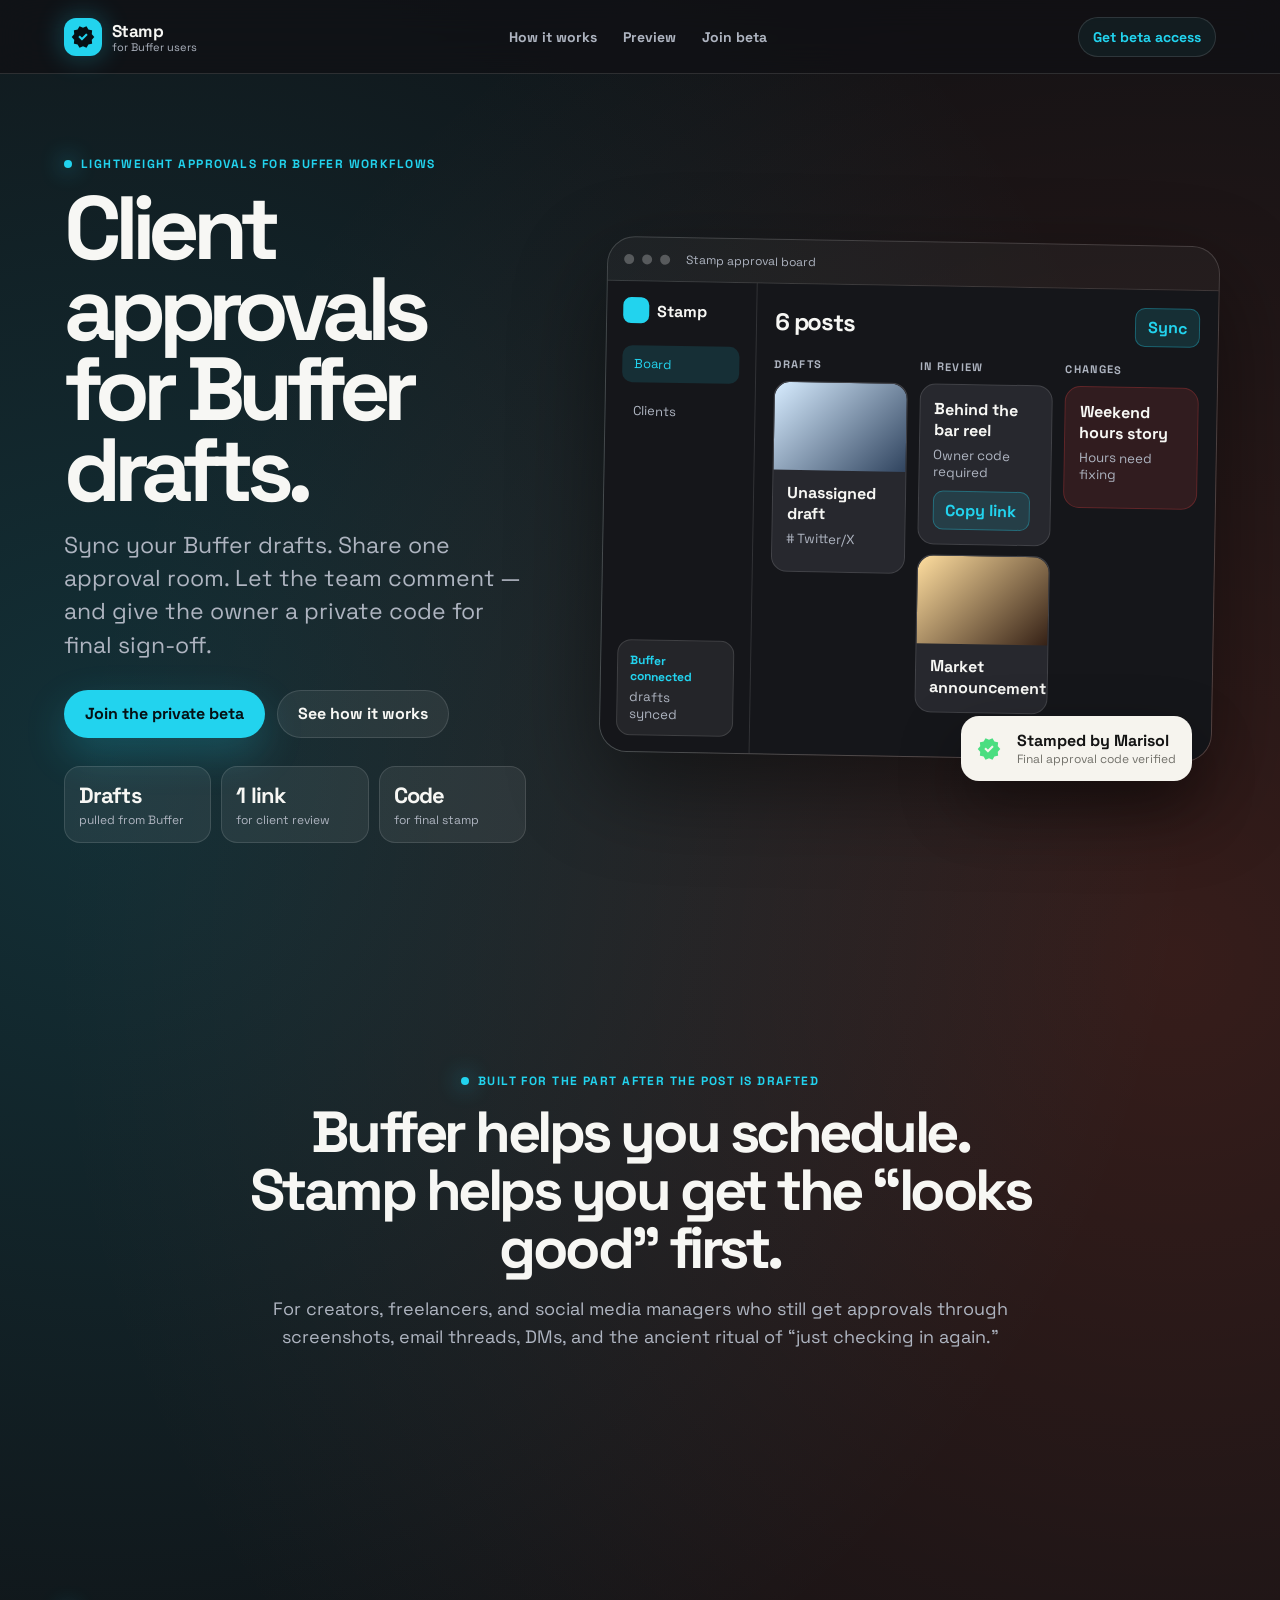
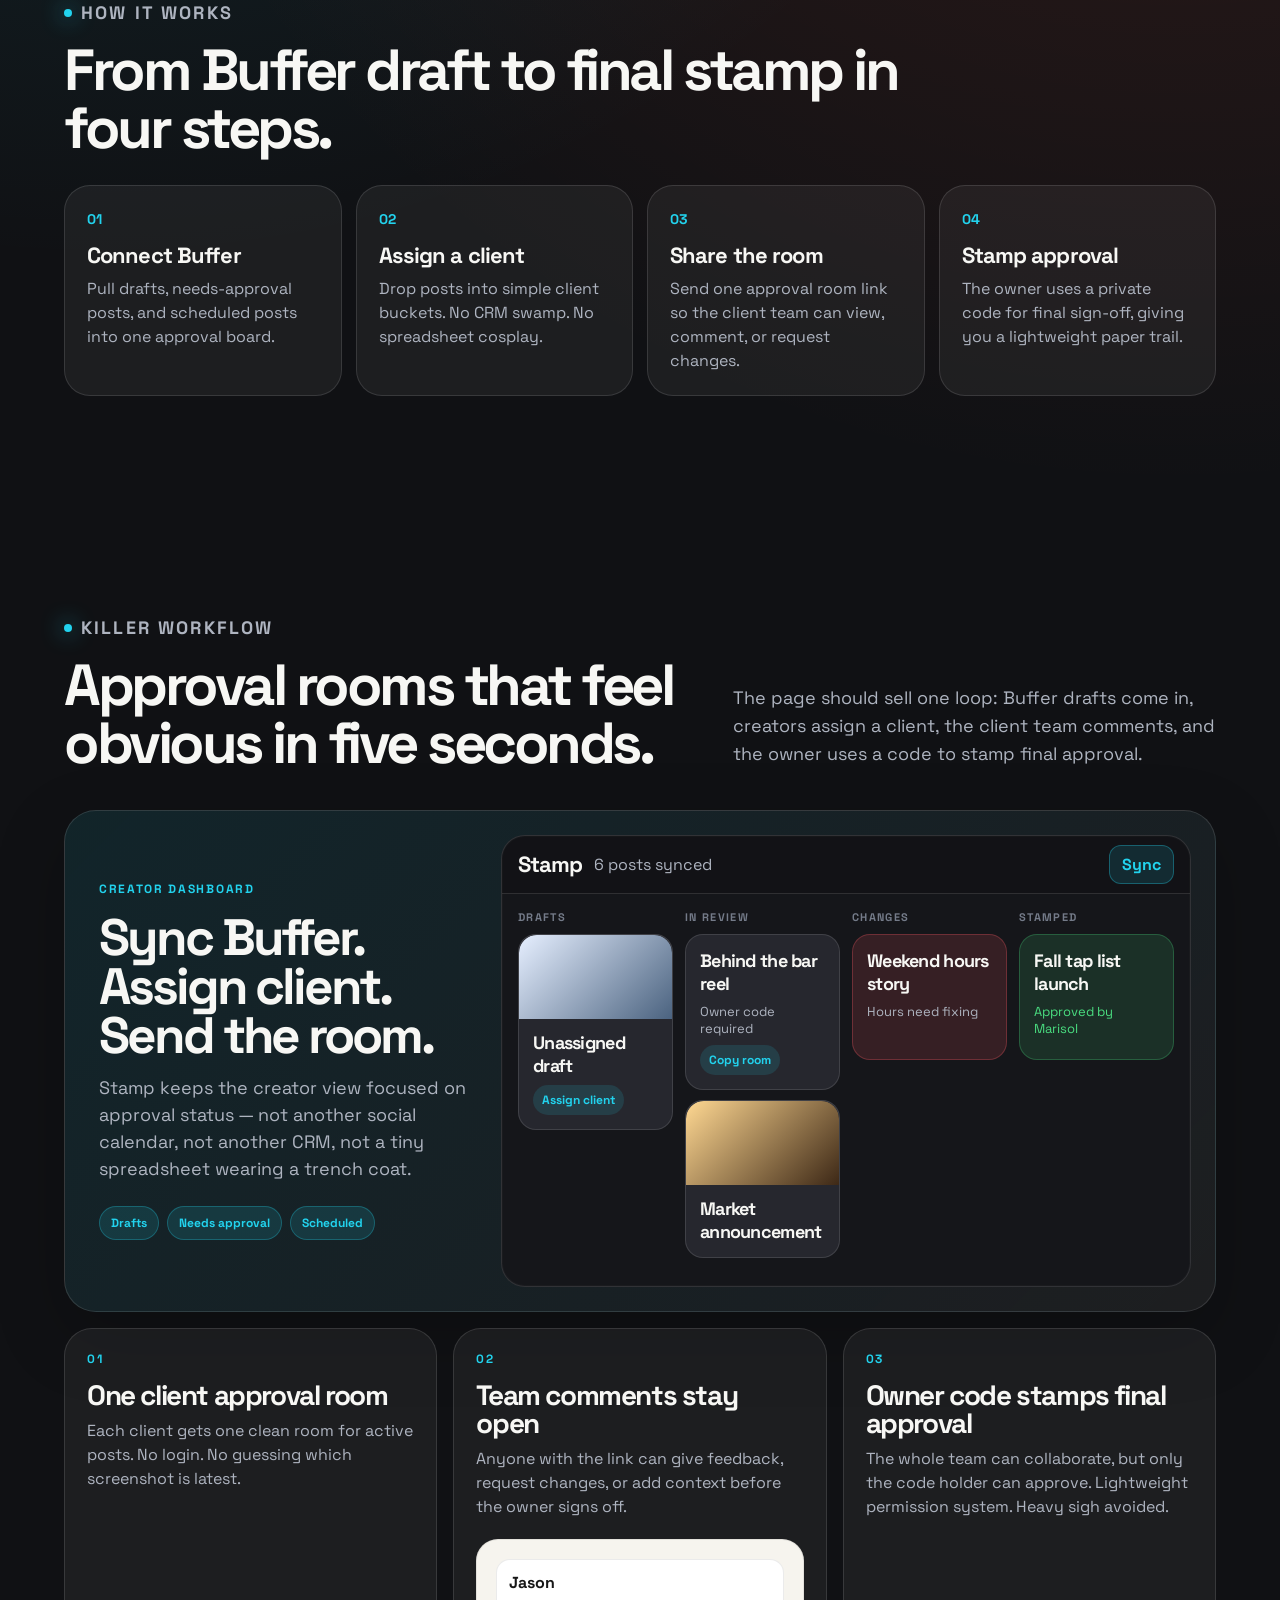
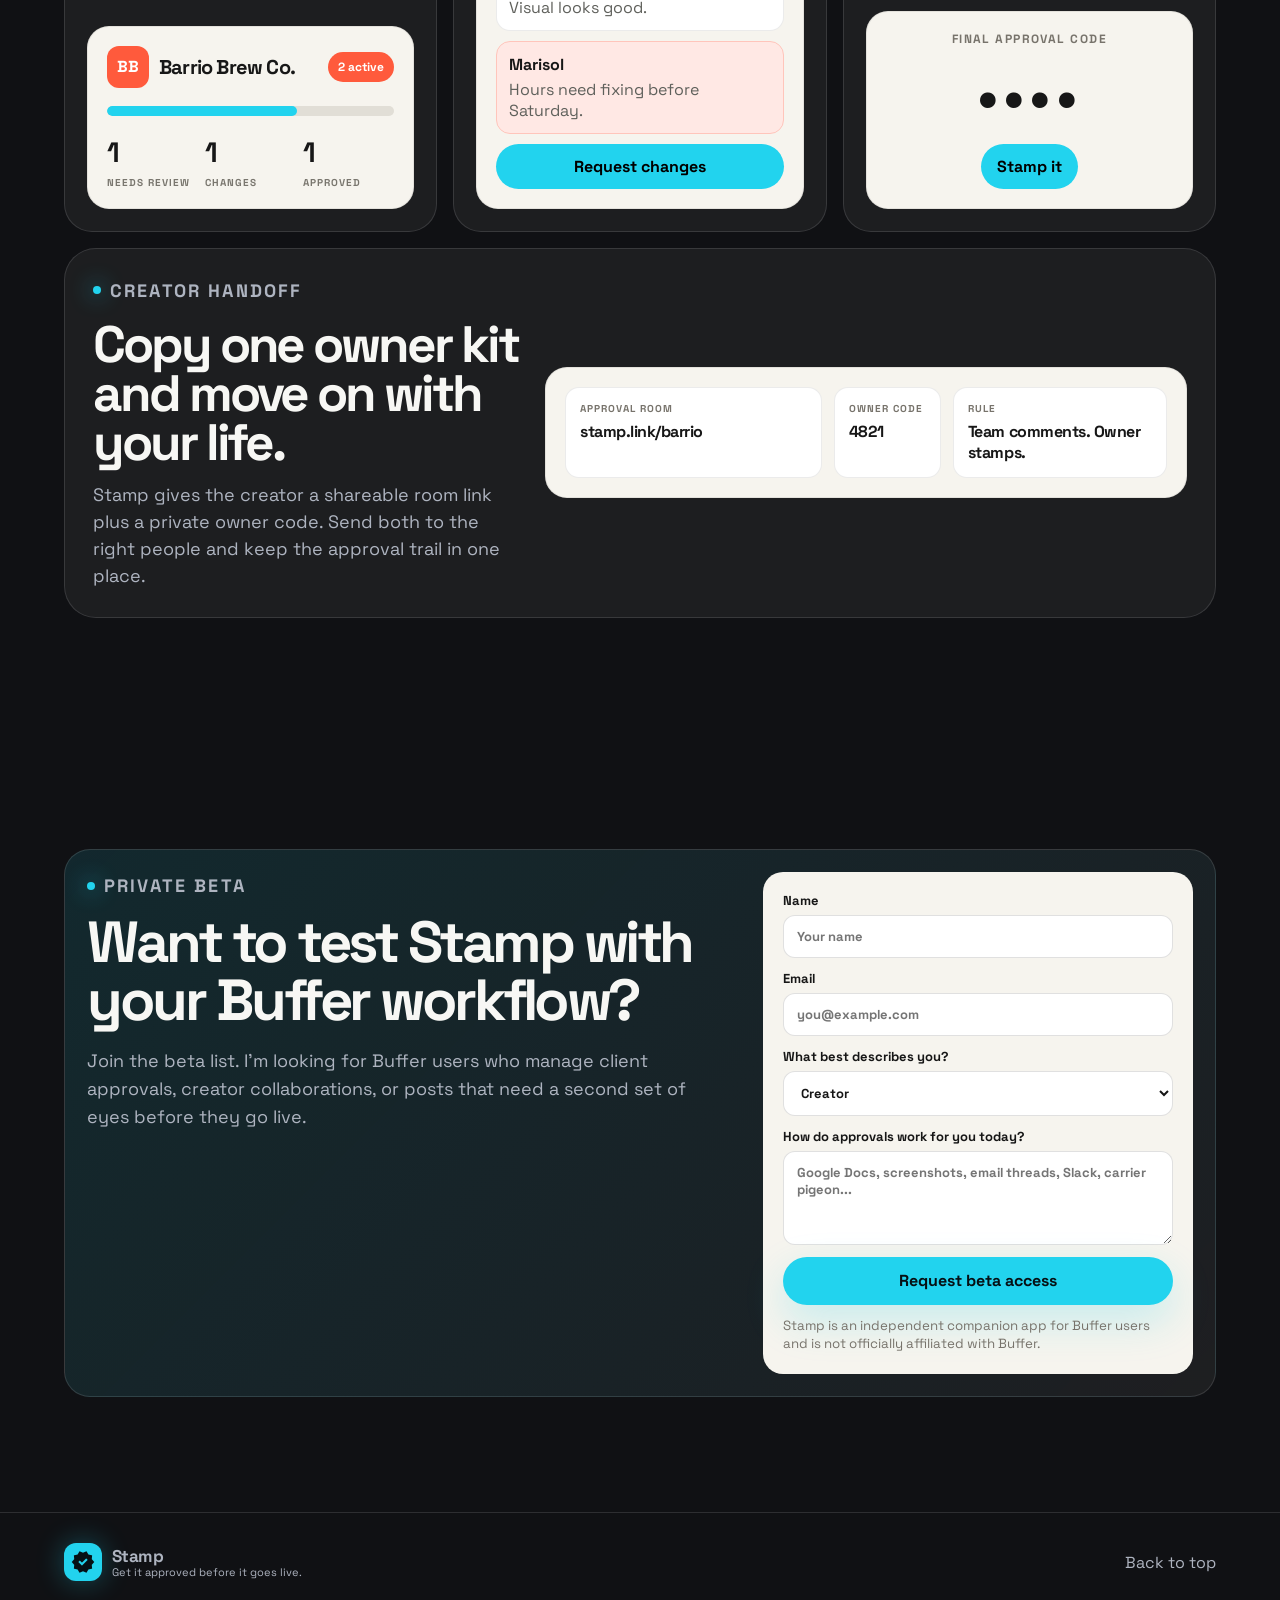
<file: index.html>
<!doctype html>
<html lang="en">
<head>
  <meta charset="utf-8">
  <meta name="viewport" content="width=device-width, initial-scale=1.0, viewport-fit=cover">
  <title>Stamp — Client approvals for Buffer drafts</title>
  <meta name="description" content="Stamp is a lightweight approval room for Buffer users. Sync drafts, assign a client, share one review link, and get final sign-off with an owner code.">

  <meta property="og:title" content="Stamp — Client approvals for Buffer drafts">
  <meta property="og:description" content="Sync Buffer drafts, send one approval room, and get posts stamped without client logins.">
  <meta property="og:type" content="website">
  <meta property="og:site_name" content="Stamp for Buffer users">
  <meta property="og:url" content="https://stamps-buffer.netlify.app/">
  <meta property="og:image" content="https://stamps-buffer.netlify.app/stamp-link-preview.png">
  <meta property="og:image:secure_url" content="https://stamps-buffer.netlify.app/stamp-link-preview.png">
  <meta property="og:image:type" content="image/png">
  <meta property="og:image:width" content="1200">
  <meta property="og:image:height" content="630">
  <meta property="og:image:alt" content="Stamp approval room preview showing Buffer drafts, client comments, and owner-code sign-off.">

  <meta name="twitter:card" content="summary_large_image">
  <meta name="twitter:title" content="Stamp — Client approvals for Buffer drafts">
  <meta name="twitter:description" content="Sync Buffer drafts, share one approval room, and get owner-code final sign-off.">
  <meta name="twitter:image" content="https://stamps-buffer.netlify.app/stamp-link-preview.png">
  <meta name="twitter:image:alt" content="Stamp approval room preview showing Buffer drafts, client comments, and owner-code sign-off.">

  <meta name="theme-color" content="#101114">
  <link rel="preconnect" href="https://fonts.googleapis.com">
  <link rel="preconnect" href="https://fonts.gstatic.com" crossorigin>
  <link href="https://fonts.googleapis.com/css2?family=Space+Grotesk:wght@400;500;600;700&family=Material+Symbols+Outlined:wght,FILL@100..700,0..1&display=swap" rel="stylesheet">
  <link rel="stylesheet" href="landing.css">
</head>
<body>
  <form name="stamp-beta-waitlist" netlify netlify-honeypot="bot-field" hidden>
    <input type="hidden" name="form-name" value="stamp-beta-waitlist">
    <input name="bot-field">
    <input name="name">
    <input name="email">
    <input name="role">
    <textarea name="approval_pain"></textarea>
  </form>

  <header class="nav">
    <a class="brand" href="#top" aria-label="Stamp home">
      <span class="brand-mark"><span class="material-symbols-outlined fill-icon">verified</span></span>
      <span><strong>Stamp</strong><em>for Buffer users</em></span>
    </a>
    <nav class="nav-links" aria-label="Primary">
      <a href="#how">How it works</a>
      <a href="#preview">Preview</a>
      <a href="#beta">Join beta</a>
    </nav>
    <a class="nav-cta" href="#beta">Get beta access</a>
  </header>

  <main id="top">
    <section class="hero section-pad">
      <div class="hero-copy">
        <p class="eyebrow"><span></span> Lightweight approvals for Buffer workflows</p>
        <h1>Client approvals for Buffer drafts.</h1>
        <p class="hero-sub">Sync your Buffer drafts. Share one approval room. Let the team comment — and give the owner a private code for final sign-off.</p>
        <div class="hero-actions">
          <a class="btn btn-primary" href="#beta">Join the private beta</a>
          <a class="btn btn-secondary" href="#preview">See how it works</a>
        </div>
        <div class="proof-row">
          <div><strong>Drafts</strong><span>pulled from Buffer</span></div>
          <div><strong>1 link</strong><span>for client review</span></div>
          <div><strong>Code</strong><span>for final stamp</span></div>
        </div>
      </div>

      <div class="hero-visual" aria-label="Stamp app preview">
        <div class="window chrome board-window">
          <div class="chrome-top"><i></i><i></i><i></i><span>Stamp approval board</span></div>
          <div class="app-grid">
            <aside class="mini-sidebar">
              <div class="mini-logo"><span></span><b>Stamp</b></div>
              <div class="side-pill active">Board</div>
              <div class="side-pill">Clients</div>
              <div class="buffer-card"><b>Buffer connected</b><small>drafts synced</small></div>
            </aside>
            <div class="mini-board">
              <div class="board-head"><b>6 posts</b><button>Sync</button></div>
              <div class="columns">
                <div class="col"><span>Drafts</span><article><div class="thumb blue"></div><b>Unassigned draft</b><small># Twitter/X</small></article></div>
                <div class="col"><span>In review</span><article><b>Behind the bar reel</b><small>Owner code required</small><button>Copy link</button></article><article><div class="thumb amber"></div><b>Market announcement</b></article></div>
                <div class="col"><span>Changes</span><article class="danger"><b>Weekend hours story</b><small>Hours need fixing</small></article></div>
              </div>
            </div>
          </div>
        </div>
        <div class="floating-card stamp-card"><span class="material-symbols-outlined fill-icon">verified</span><b>Stamped by Marisol</b><small>Final approval code verified</small></div>
      </div>
    </section>

    <section class="pain section-pad narrow">
      <p class="eyebrow centered"><span></span> Built for the part after the post is drafted</p>
      <h2>Buffer helps you schedule. Stamp helps you get the “looks good” first.</h2>
      <p>For creators, freelancers, and social media managers who still get approvals through screenshots, email threads, DMs, and the ancient ritual of “just checking in again.”</p>
    </section>

    <section id="how" class="steps section-pad">
      <div class="section-head">
        <p class="eyebrow"><span></span> How it works</p>
        <h2>From Buffer draft to final stamp in four steps.</h2>
      </div>
      <div class="step-grid">
        <article><span>01</span><h3>Connect Buffer</h3><p>Pull drafts, needs-approval posts, and scheduled posts into one approval board.</p></article>
        <article><span>02</span><h3>Assign a client</h3><p>Drop posts into simple client buckets. No CRM swamp. No spreadsheet cosplay.</p></article>
        <article><span>03</span><h3>Share the room</h3><p>Send one approval room link so the client team can view, comment, or request changes.</p></article>
        <article><span>04</span><h3>Stamp approval</h3><p>The owner uses a private code for final sign-off, giving you a lightweight paper trail.</p></article>
      </div>
    </section>

    <section id="preview" class="workflow section-pad">
      <div class="section-head split workflow-head">
        <div>
          <p class="eyebrow"><span></span> Killer workflow</p>
          <h2>Approval rooms that feel obvious in five seconds.</h2>
        </div>
        <p>The page should sell one loop: Buffer drafts come in, creators assign a client, the client team comments, and the owner uses a code to stamp final approval.</p>
      </div>

      <div class="workflow-hero-card">
        <div class="workflow-copy">
          <span class="step-kicker">Creator dashboard</span>
          <h3>Sync Buffer. Assign client. Send the room.</h3>
          <p>Stamp keeps the creator view focused on approval status — not another social calendar, not another CRM, not a tiny spreadsheet wearing a trench coat.</p>
          <div class="workflow-pills">
            <span>Drafts</span><span>Needs approval</span><span>Scheduled</span>
          </div>
        </div>
        <div class="board-mock compact-board">
          <div class="mock-top"><b>Stamp</b><em>6 posts synced</em><button>Sync</button></div>
          <div class="mock-columns">
            <div class="mock-col"><small>Drafts</small><article><i class="media media-blue"></i><b>Unassigned draft</b><span>Assign client</span></article></div>
            <div class="mock-col"><small>In review</small><article><b>Behind the bar reel</b><p>Owner code required</p><span>Copy room</span></article><article><i class="media media-gold"></i><b>Market announcement</b></article></div>
            <div class="mock-col"><small>Changes</small><article class="mock-red"><b>Weekend hours story</b><p>Hours need fixing</p></article></div>
            <div class="mock-col"><small>Stamped</small><article class="mock-green"><b>Fall tap list launch</b><p>Approved by Marisol</p></article></div>
          </div>
        </div>
      </div>

      <div class="workflow-lane">
        <article class="lane-card">
          <span class="lane-number">01</span>
          <h3>One client approval room</h3>
          <p>Each client gets one clean room for active posts. No login. No guessing which screenshot is latest.</p>
          <div class="approval-room-card lane-mock">
            <div class="room-top"><span>BB</span><b>Barrio Brew Co.</b><em>2 active</em></div>
            <div class="progress"><i style="width:66%"></i></div>
            <div class="room-stats"><strong>1</strong><strong>1</strong><strong>1</strong><small>Needs review</small><small>Changes</small><small>Approved</small></div>
          </div>
        </article>

        <article class="lane-card">
          <span class="lane-number">02</span>
          <h3>Team comments stay open</h3>
          <p>Anyone with the link can give feedback, request changes, or add context before the owner signs off.</p>
          <div class="comment-drawer lane-mock">
            <div class="comment"><b>Jason</b><span>Visual looks good.</span></div>
            <div class="comment hot"><b>Marisol</b><span>Hours need fixing before Saturday.</span></div>
            <button>Request changes</button>
          </div>
        </article>

        <article class="lane-card">
          <span class="lane-number">03</span>
          <h3>Owner code stamps final approval</h3>
          <p>The whole team can collaborate, but only the code holder can approve. Lightweight permission system. Heavy sigh avoided.</p>
          <div class="code-card lane-mock"><span>Final approval code</span><b>••••</b><button>Stamp it</button></div>
        </article>
      </div>

      <div class="owner-kit-row">
        <div>
          <p class="eyebrow"><span></span> Creator handoff</p>
          <h3>Copy one owner kit and move on with your life.</h3>
          <p>Stamp gives the creator a shareable room link plus a private owner code. Send both to the right people and keep the approval trail in one place.</p>
        </div>
        <div class="owner-kit">
          <div><small>Approval room</small><b>stamp.link/barrio</b></div>
          <div><small>Owner code</small><b>4821</b></div>
          <div><small>Rule</small><b>Team comments. Owner stamps.</b></div>
        </div>
      </div>
    </section>


    <section id="beta" class="beta section-pad">
      <div class="beta-card">
        <div>
          <p class="eyebrow"><span></span> Private beta</p>
          <h2>Want to test Stamp with your Buffer workflow?</h2>
          <p>Join the beta list. I’m looking for Buffer users who manage client approvals, creator collaborations, or posts that need a second set of eyes before they go live.</p>
        </div>
        <form class="signup" name="stamp-beta-waitlist" method="POST" data-netlify="true" netlify-honeypot="bot-field" action="/thanks.html">
          <input type="hidden" name="form-name" value="stamp-beta-waitlist">
          <p class="hidden"><label>Don’t fill this out: <input name="bot-field"></label></p>
          <label>Name<input required name="name" autocomplete="name" placeholder="Your name"></label>
          <label>Email<input required type="email" name="email" autocomplete="email" placeholder="you@example.com"></label>
          <label>What best describes you?<select name="role"><option>Creator</option><option>Freelancer</option><option>Agency</option><option>Social media manager</option><option>Small business</option><option>Other</option></select></label>
          <label>How do approvals work for you today?<textarea name="approval_pain" rows="4" placeholder="Google Docs, screenshots, email threads, Slack, carrier pigeon..."></textarea></label>
          <button class="btn btn-primary" type="submit">Request beta access</button>
          <small>Stamp is an independent companion app for Buffer users and is not officially affiliated with Buffer.</small>
        </form>
      </div>
    </section>
  </main>

  <footer class="footer">
    <div class="brand"><span class="brand-mark"><span class="material-symbols-outlined fill-icon">verified</span></span><span><strong>Stamp</strong><em>Get it approved before it goes live.</em></span></div>
    <a href="#top">Back to top</a>
  </footer>
</body>
</html>
</file>
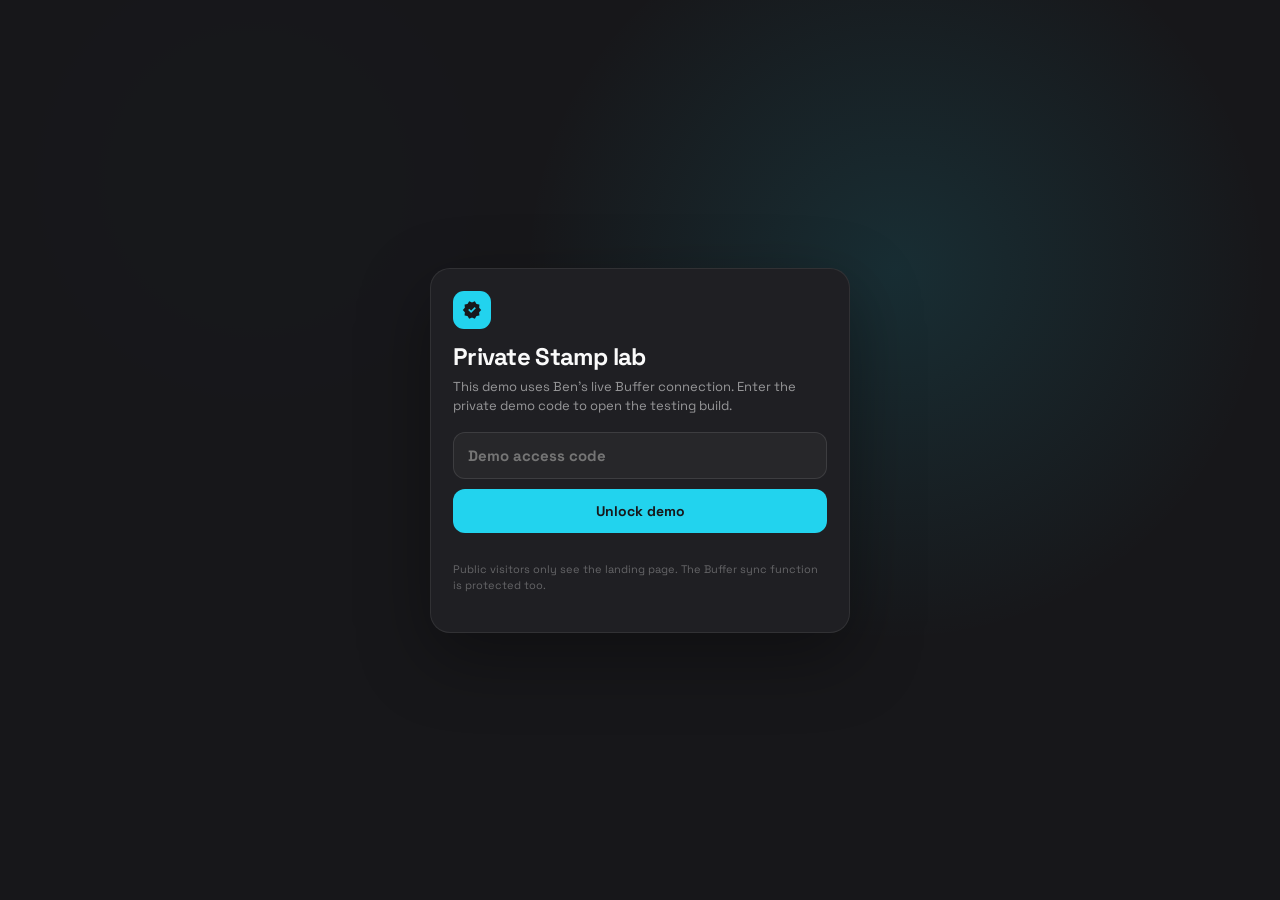
<file: demo-ben.html>
<!doctype html>
<html lang="en">
<head>
  <meta charset="utf-8">
  <meta name="viewport" content="width=device-width, initial-scale=1.0, viewport-fit=cover">
  <title>Stamp — Buffer Approvals Without the Chaos</title>
  <meta name="description" content="Stamp is the approval layer for Buffer creators. Draft in Buffer, send a stamp link, get it approved — no client login needed.">
  <meta name="robots" content="noindex,nofollow">

  <meta property="og:title" content="Stamp — Buffer Approvals">
  <meta property="og:description" content="The missing approval layer for Buffer creators.">
  <meta property="og:type" content="website">

  <link rel="preconnect" href="https://fonts.googleapis.com">
  <link rel="preconnect" href="https://fonts.gstatic.com" crossorigin>
  <link href="https://fonts.googleapis.com/css2?family=Space+Grotesk:wght@400;500;600;700&family=DM+Mono:wght@400;500&family=Material+Symbols+Outlined:wght,FILL@100..700,0..1&display=swap" rel="stylesheet">
  <link rel="stylesheet" href="styles.css">

  <style>
    body.demo-locked #app-shell,
    body.demo-locked #bottom-nav,
    body.demo-locked #toast { display: none !important; }
    body.demo-locked {
      min-height: 100vh;
      background: radial-gradient(circle at 20% 20%, rgba(34,211,238,.16), transparent 32%), #18181b;
      color: #fafafa;
    }
    #demo-gate {
      position: fixed; inset: 0; display: none; align-items: center; justify-content: center;
      padding: 20px; z-index: 99999; background: radial-gradient(circle at 70% 30%, rgba(34,211,238,.12), transparent 34%), rgba(24,24,27,.98);
    }
    body.demo-locked #demo-gate { display: flex; }
    .demo-gate-card {
      width: min(420px, 100%); background: #1f1f23; border: 1px solid rgba(255,255,255,.08);
      border-radius: 20px; padding: 22px; box-shadow: 0 24px 70px rgba(0,0,0,.35);
      font-family: Space Grotesk, sans-serif;
    }
    .demo-gate-logo { width: 38px; height: 38px; border-radius: 11px; background: #22d3ee; color: #18181b; display:flex; align-items:center; justify-content:center; margin-bottom: 16px; }
    .demo-gate-card h1 { font-size: 24px; line-height: 1; margin: 0 0 8px; letter-spacing: -.03em; }
    .demo-gate-card p { color: rgba(250,250,250,.55); font-size: 13px; line-height: 1.5; margin: 0 0 16px; }
    .demo-gate-card input { width: 100%; background: #27272a; color: #fafafa; border: 1px solid rgba(255,255,255,.1); border-radius: 12px; padding: 13px 14px; font: 700 15px Space Grotesk, sans-serif; outline: none; }
    .demo-gate-card input:focus { border-color: #22d3ee; box-shadow: 0 0 0 3px rgba(34,211,238,.12); }
    .demo-gate-card button { width: 100%; margin-top: 10px; border: 0; border-radius: 12px; background: #22d3ee; color: #18181b; padding: 13px 14px; font: 800 14px Space Grotesk, sans-serif; cursor: pointer; }
    .demo-gate-error { min-height: 18px; margin-top: 10px; color: #ef4444; font-size: 12px; }
    .demo-gate-hint { margin-top: 14px; font-size: 11px !important; color: rgba(250,250,250,.32) !important; }
  </style>
</head>
<body class="demo-locked">
  
  <div id="demo-gate">
    <form class="demo-gate-card" id="demo-gate-form">
      <div class="demo-gate-logo"><span class="material-symbols-outlined fill-icon" style="font-size:20px">verified</span></div>
      <h1>Private Stamp lab</h1>
      <p>This demo uses Ben's live Buffer connection. Enter the private demo code to open the testing build.</p>
      <input id="demo-gate-code" type="password" autocomplete="off" placeholder="Demo access code" />
      <button id="demo-gate-button" type="submit">Unlock demo</button>
      <div class="demo-gate-error" id="demo-gate-error"></div>
      <p class="demo-gate-hint">Public visitors only see the landing page. The Buffer sync function is protected too.</p>
    </form>
  </div>
  <script>
    (function() {
      var storageKey = 'stampDemoKey';
      function showError(msg) {
        var el = document.getElementById('demo-gate-error');
        if (el) el.textContent = msg || '';
      }
      function unlock(code) {
        if (code) localStorage.setItem(storageKey, code);
        document.body.classList.remove('demo-locked');
        document.body.classList.add('demo-unlocked');
        var gate = document.getElementById('demo-gate');
        if (gate) gate.remove();
      }
      function verify(code) {
        return fetch('/.netlify/functions/demo-auth', {
          method: 'POST',
          headers: { 'content-type': 'application/json', 'x-stamp-demo-key': code || '' },
          body: JSON.stringify({ check: true })
        }).then(function(res) {
          return res.json().catch(function() { return {}; }).then(function(data) {
            if (!res.ok || !data.ok) throw new Error(data.error || 'Demo access denied.');
            return true;
          });
        });
      }
      window.StampDemoAccess = {
        getKey: function() { return localStorage.getItem(storageKey) || ''; },
        clear: function() { localStorage.removeItem(storageKey); location.reload(); }
      };
      document.addEventListener('DOMContentLoaded', function() {
        var saved = localStorage.getItem(storageKey);
        if (saved) {
          verify(saved).then(function(){ unlock(saved); }).catch(function() { localStorage.removeItem(storageKey); showError('Saved code expired or does not match. Enter it again.'); });
        }
        var form = document.getElementById('demo-gate-form');
        var input = document.getElementById('demo-gate-code');
        var button = document.getElementById('demo-gate-button');
        if (form) {
          form.addEventListener('submit', function(e) {
            e.preventDefault();
            var code = (input && input.value || '').trim();
            if (!code) { showError('Enter the demo code.'); return; }
            if (button) button.textContent = 'Checking…';
            verify(code).then(function() { unlock(code); }).catch(function(err) {
              showError(err.message || 'That code did not work.');
              if (button) button.textContent = 'Unlock demo';
            });
          });
        }
      });
    })();
  </script>

  <div id="toast"></div>

  <div id="app-shell">

    <!-- Desktop sidebar -->
    <nav id="desktop-sidebar" style="width:200px;min-width:200px;height:100vh;position:sticky;top:0;background:#121215;border-right:0.5px solid rgba(255,255,255,0.06);flex-direction:column;padding:20px 12px 20px;overflow-y:auto;">

      <!-- Logo -->
      <div style="display:flex;align-items:center;gap:8px;padding:0 6px;margin-bottom:28px;">
        <div style="width:28px;height:28px;background:#22d3ee;border-radius:7px;display:flex;align-items:center;justify-content:center;flex-shrink:0;">
          <span class="material-symbols-outlined fill-icon" style="font-size:15px;color:#18181b">verified</span>
        </div>
        <div>
          <div style="font-size:16px;font-weight:700;color:#fafafa;letter-spacing:-0.02em;font-family:Space Grotesk,sans-serif">Stamp</div>
          <div style="font-size:9px;color:rgba(250,250,250,0.25);font-family:Space Grotesk,sans-serif;margin-top:-1px">for Buffer</div>
        </div>
      </div>

      <!-- Nav -->
      <div style="flex:1;display:flex;flex-direction:column;gap:2px;" id="desktop-nav"></div>

      <!-- Buffer key manager + bottom actions -->
      <div style="margin-top:16px;display:flex;flex-direction:column;gap:8px;">
        <div id="buffer-key-manager"></div>
        <button onclick="resetDemo()" style="background:transparent;border:none;color:rgba(250,250,250,0.15);font-family:Space Grotesk,sans-serif;font-size:11px;cursor:pointer;padding:6px 8px;display:flex;align-items:center;gap:5px;border-radius:6px;" class="hs">
          <span class="material-symbols-outlined" style="font-size:13px">refresh</span>Reset demo
        </button>
      </div>
    </nav>

    <div id="page-content"></div>
  </div>

  <!-- Mobile bottom nav -->
  <nav id="bottom-nav">
    <button class="nav-tab active" data-nav="board" onclick="setView('board')">
      <div class="nav-icon-wrap"><span class="material-symbols-outlined" style="font-size:17px">view_kanban</span></div>
      Board
    </button>
    <button class="nav-tab" data-nav="clients" onclick="setView('clients')">
      <div class="nav-icon-wrap"><span class="material-symbols-outlined" style="font-size:17px">group</span></div>
      Clients
    </button>
    <button class="nav-tab" data-nav="more" onclick="openMoreSheet()">
      <div class="nav-icon-wrap"><span class="material-symbols-outlined" style="font-size:17px">more_horiz</span></div>
      More
    </button>
  </nav>

  <!-- 1. Data -->
  <script src="js/data/demo.js"></script>

  <!-- 2. Core -->
  <script src="js/core/state.js"></script>
  <script src="js/core/utils.js"></script>

  <!-- 3. Components -->
  <script src="js/components/modals.js"></script>
  <script src="js/components/key-manager.js"></script>

  <!-- 4. Pages -->
  <script src="js/pages/board.js"></script>
  <script src="js/pages/post.js"></script>
  <script src="js/pages/portal.js"></script>

  <!-- 5. Render last -->
  <script src="js/core/render.js"></script>

</body>
</html>
</file>
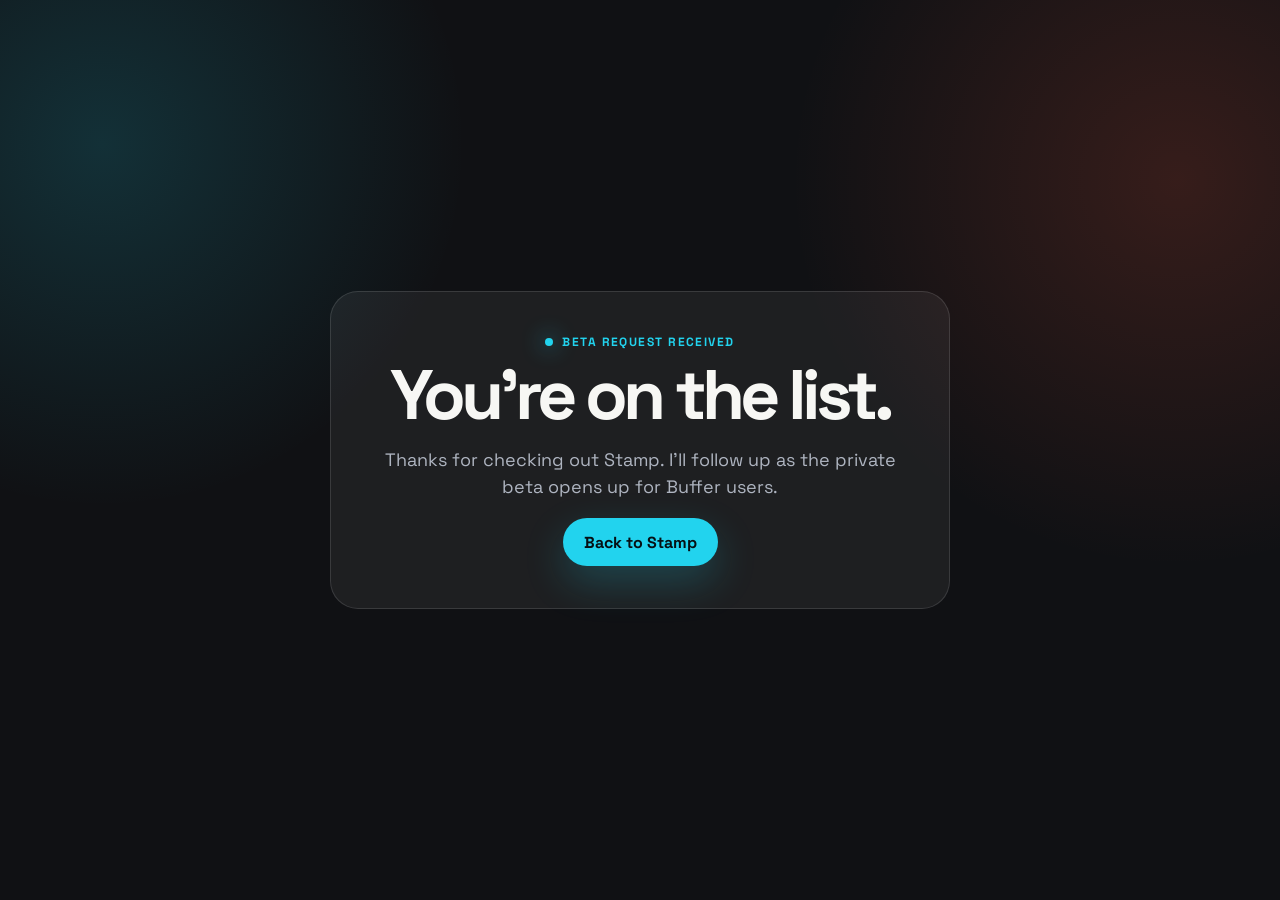
<file: thanks.html>
<!doctype html>
<html lang="en">
<head>
  <meta charset="utf-8">
  <meta name="viewport" content="width=device-width, initial-scale=1.0">
  <title>Stamp — You’re on the beta list</title>
  <link rel="preconnect" href="https://fonts.googleapis.com">
  <link rel="preconnect" href="https://fonts.gstatic.com" crossorigin>
  <link href="https://fonts.googleapis.com/css2?family=Space+Grotesk:wght@400;500;600;700&family=Material+Symbols+Outlined:wght,FILL@100..700,0..1&display=swap" rel="stylesheet">
  <link rel="stylesheet" href="landing.css">
</head>
<body class="thanks-page">
  <main class="thanks-card">
    <p class="eyebrow centered"><span></span> Beta request received</p>
    <h1>You’re on the list.</h1>
    <p>Thanks for checking out Stamp. I’ll follow up as the private beta opens up for Buffer users.</p>
    <a class="btn btn-primary" href="/">Back to Stamp</a>
  </main>
</body>
</html>
</file>
<file: landing.css>
:root {
  --bg:#101114;
  --panel:#17181d;
  --panel-2:#202127;
  --ink:#f7f7f4;
  --muted:#aeb4c0;
  --dim:#747b89;
  --line:rgba(255,255,255,.12);
  --soft:rgba(255,255,255,.065);
  --cyan:#22d3ee;
  --cyan-2:rgba(34,211,238,.13);
  --green:#4ade80;
  --red:#ff5b66;
  --orange:#ff5a3c;
  --cream:#f6f4ee;
  --radius:26px;
}
*{box-sizing:border-box;-webkit-tap-highlight-color:transparent}
html{scroll-behavior:smooth}
body{margin:0;background:radial-gradient(circle at 8% 16%,rgba(34,211,238,.16),transparent 26%),radial-gradient(circle at 92% 20%,rgba(255,90,60,.16),transparent 28%),var(--bg);color:var(--ink);font-family:'Space Grotesk',system-ui,sans-serif;overflow-x:hidden}
a{color:inherit;text-decoration:none}
button,input,select,textarea{font:inherit}
.material-symbols-outlined{font-variation-settings:'FILL' 0,'wght' 500,'GRAD' 0,'opsz' 24;vertical-align:middle;line-height:1;display:inline-block}.fill-icon{font-variation-settings:'FILL' 1,'wght' 500,'GRAD' 0,'opsz' 24!important}
.nav{position:sticky;top:0;z-index:50;height:74px;padding:0 clamp(18px,5vw,72px);display:flex;align-items:center;justify-content:space-between;border-bottom:1px solid var(--line);background:rgba(16,17,20,.76);backdrop-filter:blur(18px);-webkit-backdrop-filter:blur(18px)}
.brand{display:inline-flex;align-items:center;gap:10px}.brand-mark{width:38px;height:38px;border-radius:12px;background:var(--cyan);display:grid;place-items:center;color:#061014;box-shadow:0 0 28px rgba(34,211,238,.32)}.brand strong,.brand em{display:block}.brand strong{font-size:17px;letter-spacing:-.03em}.brand em{font-size:11px;color:var(--muted);font-style:normal;margin-top:-2px}.nav-links{display:flex;gap:26px;color:var(--muted);font-weight:700;font-size:14px}.nav-links a:hover{color:var(--ink)}.nav-cta{border:1px solid var(--line);padding:10px 14px;border-radius:999px;color:var(--cyan);font-weight:800;font-size:14px;background:rgba(34,211,238,.06)}
.section-pad{padding:clamp(64px,9vw,116px) clamp(18px,5vw,72px)}.hero{display:grid;grid-template-columns:minmax(0,.86fr) minmax(500px,1.14fr);gap:clamp(32px,6vw,86px);align-items:center;padding-top:clamp(50px,7vw,82px)}.hero-copy h1{font-size:clamp(56px,7vw,108px);line-height:.9;letter-spacing:-.08em;margin:16px 0 18px;max-width:780px}.hero-sub{color:var(--muted);font-size:clamp(18px,2vw,23px);line-height:1.45;max-width:660px;margin:0 0 28px}.eyebrow{display:flex;align-items:center;gap:9px;color:var(--cyan);text-transform:uppercase;letter-spacing:.12em;font-size:12px;font-weight:900;margin:0}.eyebrow span{width:8px;height:8px;border-radius:999px;background:var(--cyan);box-shadow:0 0 22px var(--cyan)}.eyebrow.centered{justify-content:center}.hero-actions{display:flex;flex-wrap:wrap;gap:12px;margin:28px 0}.btn{display:inline-flex;align-items:center;justify-content:center;border-radius:999px;min-height:48px;padding:0 20px;font-weight:900;border:1px solid transparent;cursor:pointer}.btn-primary{background:var(--cyan);color:#061014;box-shadow:0 16px 40px rgba(34,211,238,.22)}.btn-secondary{background:var(--soft);border-color:var(--line);color:var(--ink)}.proof-row{display:grid;grid-template-columns:repeat(3,minmax(0,1fr));gap:10px;max-width:610px}.proof-row div{background:var(--soft);border:1px solid var(--line);border-radius:16px;padding:14px}.proof-row strong{display:block;font-size:22px;letter-spacing:-.04em}.proof-row span{display:block;color:var(--muted);font-size:12px;margin-top:3px}
.hero-visual{position:relative;min-width:0}.window{background:rgba(255,255,255,.06);border:1px solid rgba(255,255,255,.13);border-radius:28px;overflow:hidden;box-shadow:0 34px 90px rgba(0,0,0,.45);transform:rotate(1deg)}.chrome-top{display:flex;align-items:center;gap:8px;height:44px;padding:0 16px;border-bottom:1px solid var(--line);background:rgba(0,0,0,.18);color:var(--muted);font-size:12px}.chrome-top i{width:10px;height:10px;border-radius:50%;background:rgba(255,255,255,.25)}.chrome-top span{margin-left:8px}.app-grid{display:grid;grid-template-columns:150px 1fr;min-height:470px;background:#15161a}.mini-sidebar{padding:16px;border-right:1px solid var(--line);display:flex;flex-direction:column;gap:10px}.mini-logo{display:flex;gap:8px;align-items:center;margin-bottom:12px}.mini-logo span{width:26px;height:26px;border-radius:8px;background:var(--cyan)}.side-pill{padding:10px 12px;border-radius:10px;color:var(--muted);font-size:13px}.side-pill.active{background:var(--cyan-2);color:var(--cyan)}.buffer-card{margin-top:auto;background:var(--soft);border:1px solid var(--line);border-radius:14px;padding:12px}.buffer-card b,.buffer-card small{display:block}.buffer-card b{color:var(--cyan);font-size:12px}.buffer-card small{color:var(--muted);margin-top:4px}.mini-board{padding:18px;min-width:0}.board-head{display:flex;justify-content:space-between;align-items:center;margin-bottom:16px}.board-head b{font-size:24px;letter-spacing:-.05em}.board-head button,.columns button{background:var(--cyan-2);color:var(--cyan);border:1px solid rgba(34,211,238,.32);border-radius:10px;padding:8px 12px;font-weight:900}.columns{display:grid;grid-template-columns:repeat(3,minmax(0,1fr));gap:12px}.col{display:flex;flex-direction:column;gap:10px}.col>span{color:var(--muted);text-transform:uppercase;letter-spacing:.12em;font-size:11px;font-weight:900}.col article{background:#27282e;border:1px solid var(--line);border-radius:16px;overflow:hidden;padding:14px;min-height:112px}.thumb{height:88px;margin:-14px -14px 12px;border-radius:16px 16px 0 0;background:linear-gradient(135deg,#d7ecff,#30445f)}.thumb.amber{background:linear-gradient(135deg,#ffde9f,#352116)}.col article b,.col article small{display:block}.col article small{color:var(--muted);margin:6px 0 10px}.col article.danger{background:rgba(239,68,68,.13);border-color:rgba(239,68,68,.25)}.floating-card{position:absolute;right:24px;bottom:-24px;background:var(--cream);color:#141414;border-radius:18px;padding:14px 16px;display:grid;grid-template-columns:30px 1fr;column-gap:10px;align-items:center;box-shadow:0 24px 60px rgba(0,0,0,.36)}.floating-card span{grid-row:span 2;color:var(--green)}.floating-card b,.floating-card small{display:block}.floating-card small{color:#72716a;font-size:12px}
.narrow{max-width:920px;margin:0 auto;text-align:center}.narrow h2,.section-head h2,.beta h2{font-size:clamp(34px,5vw,58px);line-height:1;letter-spacing:-.06em;margin:14px 0}.narrow p:not(.eyebrow),.section-head p,.beta p{color:var(--muted);font-size:18px;line-height:1.55}.section-head{max-width:900px;margin-bottom:28px}.section-head.split{display:grid;grid-template-columns:1fr .75fr;gap:24px;align-items:end;max-width:none}.step-grid,.feature-list{display:grid;grid-template-columns:repeat(4,minmax(0,1fr));gap:14px}.step-grid article,.feature-list article,.showcase-card,.beta-card{background:rgba(255,255,255,.055);border:1px solid var(--line);border-radius:var(--radius);padding:22px}.step-grid span{color:var(--cyan);font-weight:900;font-size:14px}.step-grid h3,.feature-list h3,.showcase-card h3{font-size:22px;letter-spacing:-.04em;margin:12px 0 8px}.step-grid p,.feature-list p,.showcase-card p{color:var(--muted);line-height:1.5;margin:0}.feature-list{grid-template-columns:repeat(3,minmax(0,1fr))}.feature-list span{width:42px;height:42px;border-radius:13px;display:grid;place-items:center;background:var(--cyan-2);color:var(--cyan)}
.showcase{display:grid;grid-template-columns:1.15fr .85fr .85fr;gap:16px;align-items:stretch}.showcase-card{min-height:300px;display:flex;flex-direction:column;overflow:hidden}.showcase-card.large{grid-row:span 2;min-height:616px}.showcase-card.wide{grid-column:span 2}.mock-label{color:var(--cyan);text-transform:uppercase;letter-spacing:.12em;font-weight:900;font-size:12px}.mini-kanban{display:grid;grid-template-columns:repeat(3,1fr);gap:12px;margin-top:auto;padding-top:28px;min-height:330px}.mini-kanban>div{background:#24262d;border:1px solid var(--line);border-radius:20px;padding:16px;display:flex;flex-direction:column;gap:12px}.mini-kanban small{color:var(--dim);text-transform:uppercase;letter-spacing:.12em;font-weight:900}.mini-kanban b{font-size:22px;letter-spacing:-.04em}.bar{height:92px;border-radius:16px;background:linear-gradient(135deg,#f3f7ff,#5b728b)}.chip{margin-top:auto;align-self:flex-start;border-radius:999px;padding:8px 10px;background:rgba(255,255,255,.09);font-size:12px;font-weight:900;color:var(--muted)}.chip.cyan{background:var(--cyan-2);color:var(--cyan)}.note{color:var(--muted);font-size:13px}.note.red{color:var(--red)}.approval-room-card,.comment-drawer,.code-card,.owner-kit{margin-top:auto;background:var(--cream);color:#171717;border-radius:22px;padding:20px;box-shadow:inset 0 0 0 1px rgba(0,0,0,.08)}.room-top{display:grid;grid-template-columns:42px 1fr auto;align-items:center;gap:10px}.room-top span{width:42px;height:42px;border-radius:12px;display:grid;place-items:center;background:var(--orange);color:white;font-weight:900}.room-top b{font-size:20px;letter-spacing:-.04em}.room-top em{background:var(--orange);color:white;border-radius:999px;padding:7px 10px;font-size:12px;font-style:normal;font-weight:900}.progress{height:10px;border-radius:999px;background:#e1ded6;margin:18px 0;overflow:hidden}.progress i{display:block;height:100%;border-radius:inherit;background:var(--cyan)}.room-stats{display:grid;grid-template-columns:repeat(3,1fr);gap:6px}.room-stats strong{font-size:28px}.room-stats small{color:#79766e;text-transform:uppercase;letter-spacing:.1em;font-weight:900;font-size:10px}.comment-drawer{display:grid;gap:10px}.comment{background:white;border:1px solid rgba(0,0,0,.08);border-radius:14px;padding:12px}.comment b,.comment span{display:block}.comment span{color:#5f605b;margin-top:4px}.comment.hot{background:#ffe8e4;border-color:#ffc5bb}.comment-drawer button,.code-card button{border:0;background:var(--cyan);border-radius:999px;padding:12px 16px;font-weight:900}.code-card{display:flex;flex-direction:column;align-items:center;gap:14px;text-align:center}.code-card span{color:#77736b;text-transform:uppercase;letter-spacing:.12em;font-size:12px;font-weight:900}.code-card b{font-size:54px;letter-spacing:.08em}.owner-kit{display:grid;grid-template-columns:1.2fr .5fr 1fr;gap:12px}.owner-kit div{background:white;border:1px solid rgba(0,0,0,.08);border-radius:14px;padding:14px}.owner-kit small{display:block;color:#77736b;text-transform:uppercase;letter-spacing:.1em;font-weight:900;font-size:10px}.owner-kit b{display:block;margin-top:6px;letter-spacing:-.03em}
.beta-card{display:grid;grid-template-columns:1fr 430px;gap:32px;align-items:start;background:linear-gradient(135deg,rgba(34,211,238,.12),rgba(255,255,255,.06))}.signup{background:var(--cream);color:#161616;padding:20px;border-radius:20px;display:grid;gap:12px}.signup label{display:grid;gap:6px;font-weight:900;font-size:13px}.signup input,.signup select,.signup textarea{width:100%;border:1px solid rgba(0,0,0,.12);background:white;border-radius:12px;padding:12px 13px;color:#161616;outline:none}.signup textarea{resize:vertical}.signup small{color:#77736b;line-height:1.4}.hidden{display:none}.footer{padding:30px clamp(18px,5vw,72px);border-top:1px solid var(--line);display:flex;justify-content:space-between;align-items:center;color:var(--muted)}.thanks-page{min-height:100vh;display:grid;place-items:center;padding:24px}.thanks-card{width:min(620px,100%);background:rgba(255,255,255,.06);border:1px solid var(--line);border-radius:28px;padding:42px;text-align:center}.thanks-card h1{font-size:clamp(38px,7vw,70px);letter-spacing:-.07em;line-height:.95;margin:12px 0}.thanks-card p:not(.eyebrow){color:var(--muted);font-size:18px;line-height:1.5}
@media(max-width:1120px){.hero,.section-head.split,.beta-card{grid-template-columns:1fr}.hero{padding-top:42px}.hero-visual{max-width:820px}.showcase{grid-template-columns:1fr 1fr}.showcase-card.large{grid-row:auto;grid-column:span 2}.showcase-card.wide{grid-column:span 2}.step-grid,.feature-list{grid-template-columns:repeat(2,minmax(0,1fr))}}
@media(max-width:760px){.nav{height:auto;padding:14px 18px;gap:12px}.nav-links,.nav-cta{display:none}.hero-copy h1{font-size:52px}.proof-row,.step-grid,.feature-list,.showcase{grid-template-columns:1fr}.app-grid{grid-template-columns:1fr;min-height:auto}.mini-sidebar{display:none}.columns,.mini-kanban,.owner-kit{grid-template-columns:1fr}.window{transform:none;border-radius:22px}.floating-card{position:relative;right:auto;bottom:auto;margin:12px 16px 0}.showcase-card.large,.showcase-card.wide{grid-column:auto;min-height:0}.footer{flex-direction:column;gap:18px;align-items:flex-start}.section-pad{padding-left:18px;padding-right:18px}}

/* v10 workflow + Netlify form polish */
.workflow{padding-top:clamp(70px,8vw,104px)}
.workflow-head{margin-bottom:24px}
.workflow-hero-card{background:linear-gradient(135deg,rgba(34,211,238,.10),rgba(255,255,255,.055));border:1px solid var(--line);border-radius:32px;padding:24px;display:grid;grid-template-columns:.72fr 1.28fr;gap:24px;align-items:stretch;box-shadow:0 24px 70px rgba(0,0,0,.22)}
.workflow-copy{display:flex;flex-direction:column;justify-content:center;min-height:390px;padding:10px}
.step-kicker,.lane-number{color:var(--cyan);text-transform:uppercase;letter-spacing:.14em;font-size:12px;font-weight:900}
.workflow-copy h3,.owner-kit-row h3{font-size:clamp(32px,4vw,56px);line-height:.96;letter-spacing:-.06em;margin:16px 0 14px}.workflow-copy p,.owner-kit-row p{color:var(--muted);font-size:18px;line-height:1.5;margin:0}.workflow-pills{display:flex;flex-wrap:wrap;gap:8px;margin-top:24px}.workflow-pills span{border:1px solid rgba(34,211,238,.28);background:var(--cyan-2);color:var(--cyan);border-radius:999px;padding:8px 11px;font-size:12px;font-weight:900}
.board-mock{background:#15161a;border:1px solid rgba(255,255,255,.12);border-radius:24px;overflow:hidden;box-shadow:inset 0 0 0 1px rgba(255,255,255,.02)}.mock-top{height:58px;display:flex;align-items:center;gap:12px;justify-content:space-between;padding:0 16px;border-bottom:1px solid var(--line);background:rgba(0,0,0,.16)}.mock-top b{font-size:22px;letter-spacing:-.05em}.mock-top em{margin-right:auto;color:var(--muted);font-style:normal}.mock-top button{background:var(--cyan-2);color:var(--cyan);border:1px solid rgba(34,211,238,.32);border-radius:12px;padding:8px 12px;font-weight:900}.mock-columns{display:grid;grid-template-columns:repeat(4,minmax(0,1fr));gap:12px;padding:16px;min-height:392px}.mock-col{display:flex;flex-direction:column;gap:10px}.mock-col small{color:var(--dim);text-transform:uppercase;letter-spacing:.12em;font-size:11px;font-weight:900}.mock-col article{background:#26272e;border:1px solid var(--line);border-radius:18px;padding:14px;min-height:126px;display:flex;flex-direction:column;gap:8px;overflow:hidden}.mock-col article b{font-size:18px;letter-spacing:-.04em}.mock-col article p{margin:0;color:var(--muted);font-size:13px}.mock-col article span{margin-top:auto;align-self:flex-start;border-radius:999px;background:var(--cyan-2);color:var(--cyan);padding:7px 9px;font-size:12px;font-weight:900}.media{height:84px;margin:-14px -14px 4px;border-radius:18px 18px 0 0;display:block}.media-blue{background:linear-gradient(135deg,#e6efff,#4b6380)}.media-gold{background:linear-gradient(135deg,#ffd892,#3d2816)}.mock-red{background:rgba(255,91,102,.14)!important;border-color:rgba(255,91,102,.28)!important}.mock-green{background:rgba(74,222,128,.13)!important;border-color:rgba(74,222,128,.26)!important}.mock-green p{color:var(--green)!important}
.workflow-lane{display:grid;grid-template-columns:repeat(3,minmax(0,1fr));gap:16px;margin-top:16px}.lane-card{background:rgba(255,255,255,.055);border:1px solid var(--line);border-radius:28px;padding:22px;display:flex;flex-direction:column;min-height:430px}.lane-card h3{font-size:28px;line-height:1;letter-spacing:-.05em;margin:14px 0 10px}.lane-card p{color:var(--muted);line-height:1.5;margin:0 0 20px}.lane-mock{margin-top:auto}.owner-kit-row{display:grid;grid-template-columns:.8fr 1.2fr;gap:24px;align-items:center;background:rgba(255,255,255,.055);border:1px solid var(--line);border-radius:32px;padding:28px;margin-top:16px}.owner-kit-row .owner-kit{margin-top:0}.signup button{width:100%}.signup input:focus,.signup select:focus,.signup textarea:focus{border-color:var(--cyan);box-shadow:0 0 0 4px rgba(34,211,238,.13)}
@media(max-width:1120px){.workflow-hero-card,.owner-kit-row{grid-template-columns:1fr}.workflow-copy{min-height:auto}.mock-columns{grid-template-columns:repeat(2,minmax(0,1fr))}.workflow-lane{grid-template-columns:1fr}}
@media(max-width:760px){.workflow-hero-card,.owner-kit-row{padding:16px;border-radius:24px}.mock-columns{grid-template-columns:1fr;min-height:auto}.lane-card{min-height:0}.workflow-copy h3,.owner-kit-row h3{font-size:36px}.workflow-copy p,.owner-kit-row p{font-size:16px}}
</file>
<file: styles.css>
* { box-sizing: border-box; -webkit-tap-highlight-color: transparent; }
body { touch-action: manipulation; }

/* ── Tokens ────────────────────────────────────────────────────────────────── */
:root {
  --bg:        #18181b;
  --bg-sub:    #1f1f23;
  --bg-card:   #27272a;
  --bg-hover:  #2f2f34;
  --border:    rgba(255,255,255,0.07);
  --border-md: rgba(255,255,255,0.12);
  --cyan:      #22d3ee;
  --cyan-dim:  rgba(34,211,238,0.12);
  --cyan-glow: rgba(34,211,238,0.25);
  --white:     #fafafa;
  --muted:     rgba(250,250,250,0.4);
  --muted-md:  rgba(250,250,250,0.6);
  --red:       #ef4444;
  --red-dim:   rgba(239,68,68,0.12);
  --green:     #4ade80;
  --green-dim: rgba(74,222,128,0.12);
  --amber:     #fbbf24;
  --amber-dim: rgba(251,191,36,0.12);
  --radius-sm: 6px;
  --radius-md: 10px;
  --radius-lg: 14px;
  --radius-xl: 18px;
}

body {
  font-family: 'Space Grotesk', sans-serif;
  background: var(--bg);
  color: var(--white);
  margin: 0;
  overscroll-behavior: none;
  min-height: 100vh;
}

/* ── Typography ────────────────────────────────────────────────────────────── */
.t-hero  { font-size: 28px; font-weight: 700; letter-spacing: -0.03em; line-height: 1.1; }
.t-title { font-size: 18px; font-weight: 700; letter-spacing: -0.02em; }
.t-head  { font-size: 14px; font-weight: 600; }
.t-body  { font-size: 13px; font-weight: 400; line-height: 1.5; }
.t-small { font-size: 11px; font-weight: 500; }
.t-label { font-size: 10px; font-weight: 700; text-transform: uppercase; letter-spacing: 0.1em; }
.t-muted { color: var(--muted); }
.t-muted-md { color: var(--muted-md); }
.t-cyan  { color: var(--cyan); }

.material-symbols-outlined {
  font-variation-settings: 'FILL' 0, 'wght' 400, 'GRAD' 0, 'opsz' 24;
  vertical-align: middle; line-height: 1; display: inline-block;
  user-select: none;
}
.fill-icon { font-variation-settings: 'FILL' 1, 'wght' 400, 'GRAD' 0, 'opsz' 24 !important; }

/* ── Scrollbars ────────────────────────────────────────────────────────────── */
::-webkit-scrollbar { width: 3px; height: 3px; }
::-webkit-scrollbar-track { background: transparent; }
::-webkit-scrollbar-thumb { background: rgba(255,255,255,0.15); border-radius: 4px; }

/* ── Animations ────────────────────────────────────────────────────────────── */
@keyframes fadeUp   { from { opacity:0; transform:translateY(12px); } to { opacity:1; transform:translateY(0); } }
@keyframes popIn    { from { opacity:0; transform:scale(0.95); } to { opacity:1; transform:scale(1); } }
@keyframes slideUp  { from { opacity:0; transform:translateY(32px); } to { opacity:1; transform:translateY(0); } }
@keyframes pulse    { 0%,100% { opacity:1; } 50% { opacity:0.4; } }
@keyframes spin     { to { transform: rotate(360deg); } }

.anim-fade { animation: fadeUp 0.28s cubic-bezier(0.34,1.2,0.64,1) forwards; }
.anim-pop  { animation: popIn 0.22s cubic-bezier(0.34,1.2,0.64,1) forwards; }
.spinning  { animation: spin 0.8s linear infinite; }

/* ── Toast ─────────────────────────────────────────────────────────────────── */
#toast {
  position: fixed; bottom: calc(88px + env(safe-area-inset-bottom));
  left: 50%; transform: translateX(-50%) translateY(12px);
  background: var(--white); color: var(--bg);
  padding: 9px 18px; border-radius: 99px;
  font-family: 'Space Grotesk', sans-serif; font-weight: 700; font-size: 12px;
  opacity: 0; transition: all 0.22s cubic-bezier(0.34,1.2,0.64,1);
  z-index: 9999; white-space: nowrap; pointer-events: none;
  max-width: calc(100vw - 40px); text-align: center;
}
#toast.show { opacity: 1; transform: translateX(-50%) translateY(0); }

/* ── Modal ─────────────────────────────────────────────────────────────────── */
.modal-bg {
  position: fixed; inset: 0;
  background: rgba(0,0,0,0.7);
  backdrop-filter: blur(4px);
  -webkit-backdrop-filter: blur(4px);
  display: flex; align-items: flex-end; justify-content: center;
  z-index: 1000;
  animation: fadeUp 0.16s ease forwards;
}
.modal-bg.center { align-items: center; }
.modal-sheet {
  background: var(--bg-sub);
  border-radius: var(--radius-xl) var(--radius-xl) 0 0;
  border: 0.5px solid var(--border-md);
  border-bottom: none;
  width: 100%;
  max-height: 88vh;
  overflow-y: auto;
  -webkit-overflow-scrolling: touch;
  padding: 0 0 calc(20px + env(safe-area-inset-bottom));
  animation: slideUp 0.24s cubic-bezier(0.34,1.2,0.64,1) forwards;
}
.modal-sheet.center-modal {
  border-radius: var(--radius-xl);
  border-bottom: 0.5px solid var(--border-md);
  max-width: 400px;
  margin: 16px;
  padding: 0 0 16px;
  max-height: 90vh;
}
.sheet-handle {
  width: 28px; height: 3px;
  background: rgba(255,255,255,0.15);
  border-radius: 2px;
  margin: 10px auto 0;
}

/* ── Modal shared styles ───────────────────────────────────────────────────── */
.modal-wrap  { padding: 14px 16px 6px; }
.modal-title { font-size: 16px; font-weight: 700; color: var(--white); margin: 0 0 2px; letter-spacing: -0.02em; }
.modal-sub   { font-size: 12px; color: var(--muted); margin: 0 0 14px; }

.field-row   { margin-bottom: 8px; }
.field-label { font-size: 11px; font-weight: 600; color: var(--muted-md); display: block; margin-bottom: 3px; }
.field-input {
  width: 100%; background: var(--bg-card);
  border: 1px solid var(--border);
  border-radius: var(--radius-sm);
  padding: 8px 10px;
  font-family: 'Space Grotesk', sans-serif;
  font-size: 13px; color: var(--white);
  outline: none;
  transition: border-color 0.15s;
  box-sizing: border-box;
  -webkit-appearance: none;
}
.field-input:focus { border-color: var(--cyan); }
.field-input::placeholder { color: var(--muted); }

input::-webkit-contacts-auto-fill-button,
input::-webkit-credentials-auto-fill-button {
  visibility: hidden; pointer-events: none; position: absolute; right: 0;
}

.btn-primary {
  width: 100%; background: var(--cyan); color: var(--bg);
  border: none; border-radius: var(--radius-md);
  padding: 11px; margin-top: 12px;
  font-family: 'Space Grotesk', sans-serif;
  font-weight: 700; font-size: 14px; cursor: pointer;
  transition: opacity 0.15s;
}
.btn-primary:active { opacity: 0.85; }

.btn-secondary {
  width: 100%; background: var(--bg-card); color: var(--muted-md);
  border: 1px solid var(--border); border-radius: var(--radius-md);
  padding: 11px; margin-top: 6px;
  font-family: 'Space Grotesk', sans-serif;
  font-weight: 600; font-size: 13px; cursor: pointer;
}

/* ── Haptic ─────────────────────────────────────────────────────────────────── */
.hs { transition: transform 0.12s ease, opacity 0.12s ease; cursor: pointer; user-select: none; -webkit-user-select: none; touch-action: manipulation; }
.hs:active { transform: scale(0.96); opacity: 0.8; }
button, a, [onclick] { -webkit-tap-highlight-color: transparent; touch-action: manipulation; }

/* ── Badge ─────────────────────────────────────────────────────────────────── */
.badge {
  display: inline-flex; align-items: center;
  font-size: 9px; font-weight: 700;
  padding: 2px 7px; border-radius: 3px;
  letter-spacing: 0.08em; text-transform: uppercase;
}
.badge-draft    { background: var(--bg-hover);    color: var(--muted-md); }
.badge-review   { background: var(--cyan-dim);    color: var(--cyan); }
.badge-changes  { background: var(--red-dim);     color: var(--red); }
.badge-stamped  { background: var(--green-dim);   color: var(--green); }
.badge-amber    { background: var(--amber-dim);   color: var(--amber); }

/* ── Status dot ─────────────────────────────────────────────────────────────── */
.status-dot { width: 6px; height: 6px; border-radius: 50%; }
.dot-cyan   { background: var(--cyan);  animation: pulse 2s ease-in-out infinite; }
.dot-red    { background: var(--red);   animation: pulse 2s ease-in-out infinite; }
.dot-green  { background: var(--green); }
.dot-muted  { background: var(--muted); }

/* ── Cards ─────────────────────────────────────────────────────────────────── */
.card {
  background: var(--bg-card);
  border: 0.5px solid var(--border);
  border-radius: var(--radius-lg);
}
.card-hover { transition: border-color 0.15s, background 0.15s; }
.card-hover:hover { border-color: var(--border-md); background: var(--bg-hover); }

/* ── Kanban ─────────────────────────────────────────────────────────────────── */
.kanban-wrap {
  display: grid;
  grid-template-columns: repeat(4, 1fr);
  gap: 10px;
  padding: 0 16px 32px;
  min-height: 400px;
}
.kanban-col { display: flex; flex-direction: column; gap: 6px; min-width: 0; }
.kanban-col-header {
  display: flex; align-items: center; gap: 6px;
  padding: 0 2px; margin-bottom: 4px;
}
.post-card {
  background: var(--bg-card);
  border: 0.5px solid var(--border);
  border-radius: var(--radius-md);
  overflow: hidden;
  cursor: pointer;
  transition: border-color 0.15s, transform 0.12s;
}
.post-card:hover  { border-color: var(--border-md); }
.post-card:active { transform: scale(0.98); }
.post-card-img {
  width: 100%; height: 80px;
  object-fit: cover; display: block;
  background: var(--bg-hover);
}
.post-card-body { padding: 8px 10px 10px; }

/* ── Top bar ─────────────────────────────────────────────────────────────────── */
.top-bar {
  position: sticky; top: 0; z-index: 50;
  background: rgba(24,24,27,0.92);
  backdrop-filter: blur(16px);
  -webkit-backdrop-filter: blur(16px);
  border-bottom: 0.5px solid var(--border);
  padding: calc(env(safe-area-inset-top) + 12px) 16px 12px;
}

/* ── Bottom nav ─────────────────────────────────────────────────────────────── */
#bottom-nav {
  position: fixed; bottom: 0; left: 0; right: 0;
  background: rgba(24,24,27,0.96);
  backdrop-filter: blur(20px);
  -webkit-backdrop-filter: blur(20px);
  border-top: 0.5px solid var(--border);
  display: flex; align-items: stretch;
  padding-bottom: env(safe-area-inset-bottom);
  z-index: 100;
}
.nav-tab {
  flex: 1; display: flex; flex-direction: column;
  align-items: center; justify-content: center;
  gap: 3px; padding: 10px 4px 8px;
  border: none; background: transparent; cursor: pointer;
  font-family: 'Space Grotesk', sans-serif;
  font-size: 9px; font-weight: 700; color: var(--muted);
  text-transform: uppercase; letter-spacing: 0.08em;
  transition: color 0.15s;
}
.nav-tab.active { color: var(--cyan); }
.nav-tab.active .nav-icon-wrap { background: var(--cyan-dim); }
.nav-icon-wrap {
  width: 40px; height: 26px; border-radius: 99px;
  display: flex; align-items: center; justify-content: center;
  transition: background 0.15s;
  margin-bottom: 1px;
}

/* ── Page content ───────────────────────────────────────────────────────────── */
#page-content {
  padding-bottom: calc(76px + env(safe-area-inset-bottom));
  min-height: 100vh;
}

/* ── App shell ──────────────────────────────────────────────────────────────── */
#app-shell { display: block; min-height: 100vh; }
#desktop-sidebar { display: none; }

/* ── Portal (light) ─────────────────────────────────────────────────────────── */
.portal-shell {
  background: #f5f4f0;
  color: #1a1a1a;
  min-height: 100vh;
}
.portal-header {
  background: var(--bg);
  border-bottom: 0.5px solid var(--border);
  padding: 14px 20px;
}

/* ── Desktop ────────────────────────────────────────────────────────────────── */
@media (min-width: 768px) {
  #desktop-sidebar { display: flex; }
  #bottom-nav { display: none; }
  #app-shell {
    display: grid;
    grid-template-columns: 200px 1fr;
    min-height: 100vh;
  }
  #page-content {
    padding-bottom: 32px;
    background: var(--bg);
    border-left: 0.5px solid var(--border);
    min-height: 100vh;
    overflow-y: auto;
  }
  .top-bar { padding: 18px 24px 14px; }
  .kanban-wrap { padding: 0 24px 32px; }
  .modal-bg { align-items: center; }
  .modal-sheet {
    border-radius: var(--radius-xl);
    border-bottom: 0.5px solid var(--border-md);
    max-width: 400px;
    margin: 20px;
    padding: 0 0 20px;
    max-height: 85vh;
  }
  .sheet-handle { display: none; }
  #toast { bottom: 32px; }
}

/* ── Public approval room polish ──────────────────────────────────────────── */
@media (max-width: 720px) {
  .portal-intel-grid { grid-template-columns: 1fr !important; }
  .stamp-portal-room main { padding-left: 12px !important; padding-right: 12px !important; }
}
</file>
